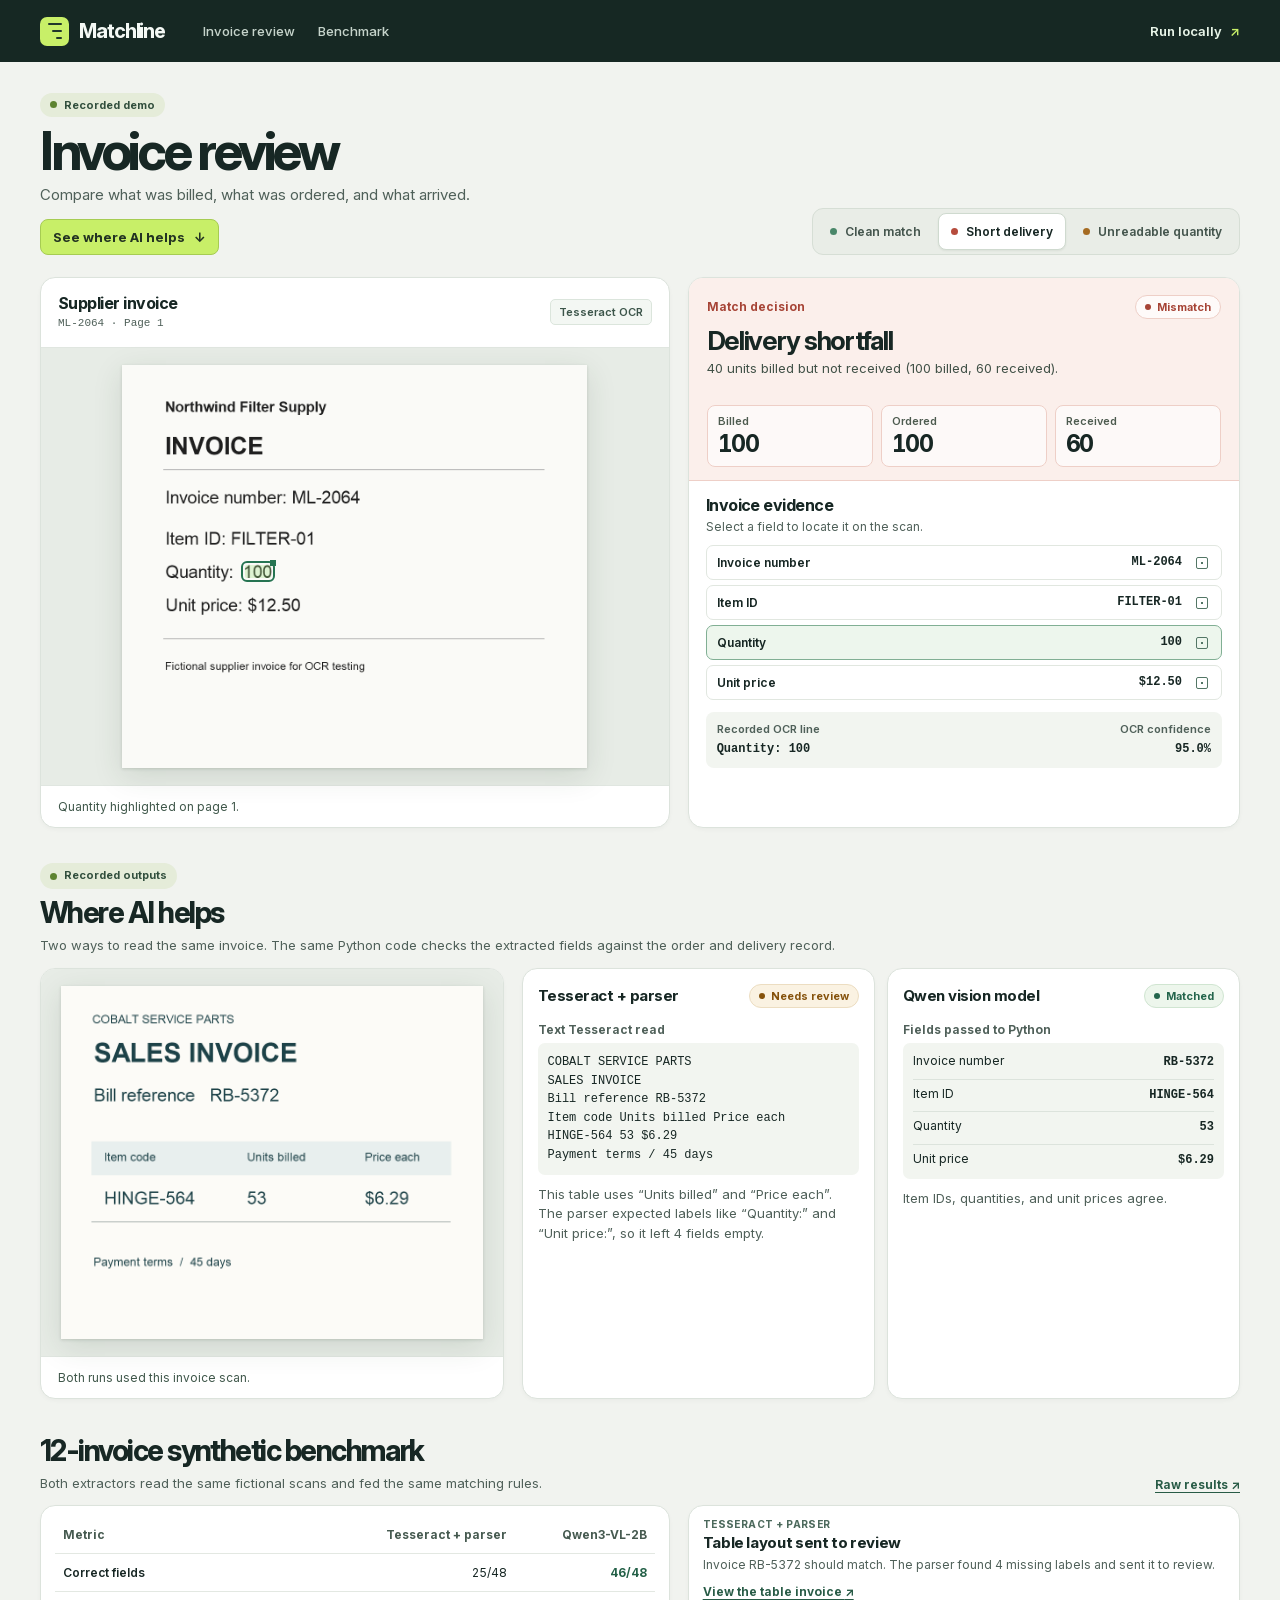
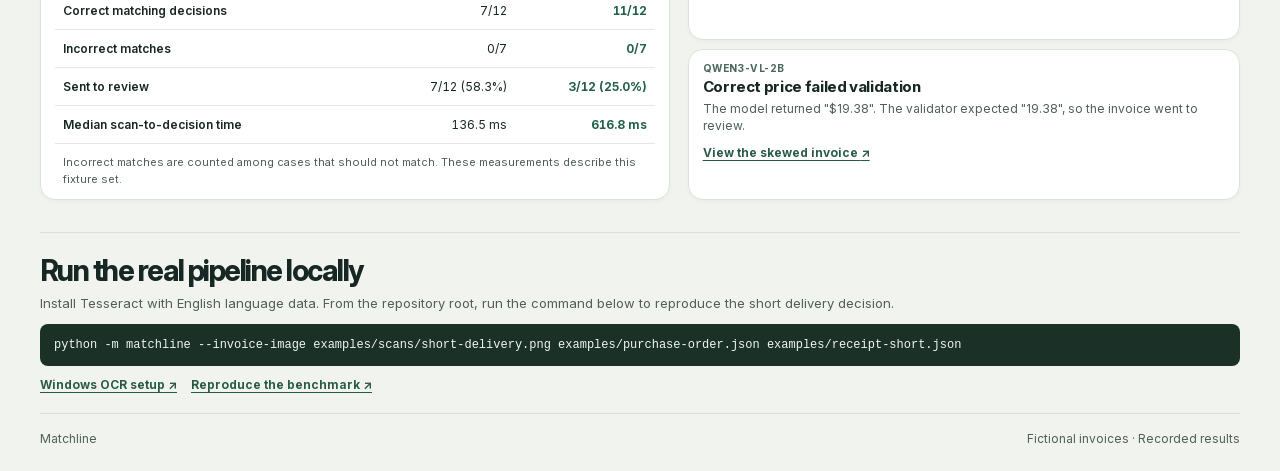
<file: index.html>
<!doctype html>
<html lang="en">
<head>
  <meta charset="utf-8">
  <meta name="viewport" content="width=device-width, initial-scale=1">
  <meta http-equiv="refresh" content="0; url=./demo/">
  <title>Matchline</title>
  <link rel="icon" href="demo/favicon.png" type="image/png">
</head>
<body>
  <p><a href="./demo/">Open the Matchline recorded demo</a></p>
</body>
</html>
</file>
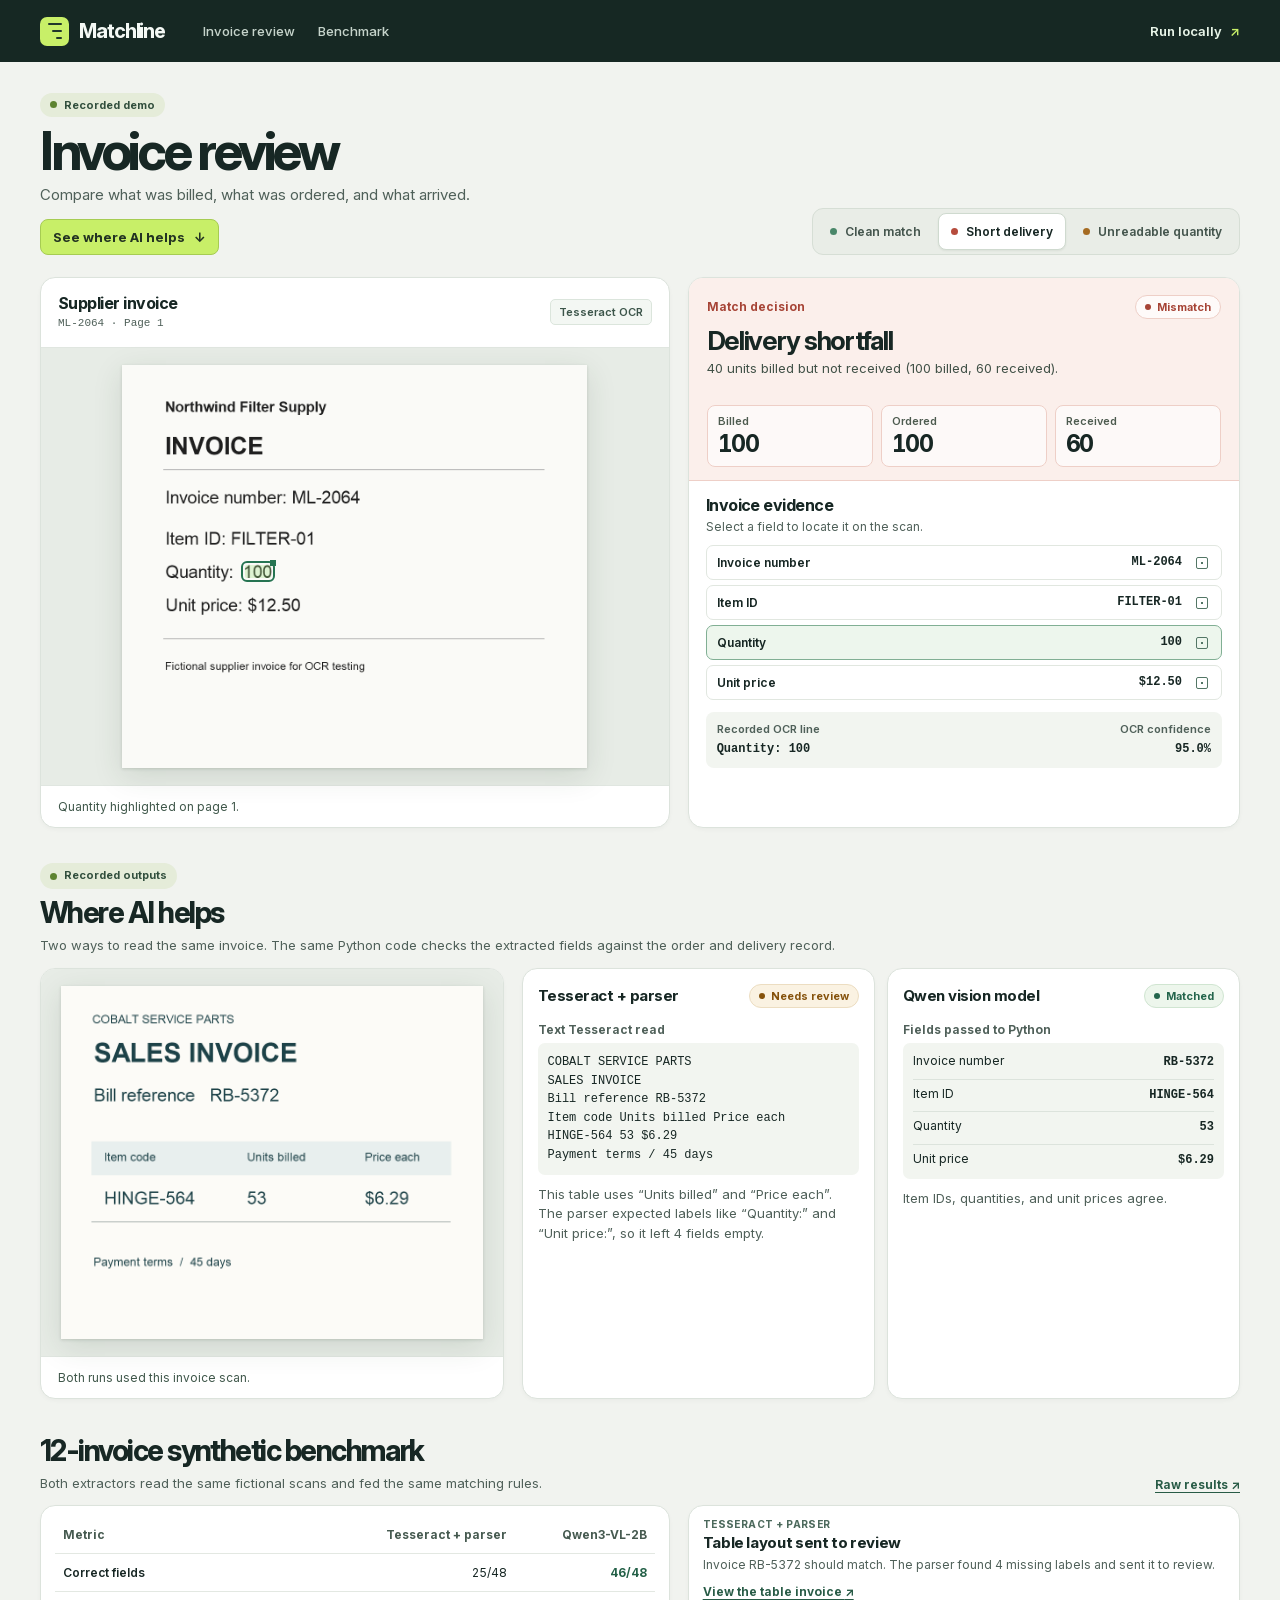
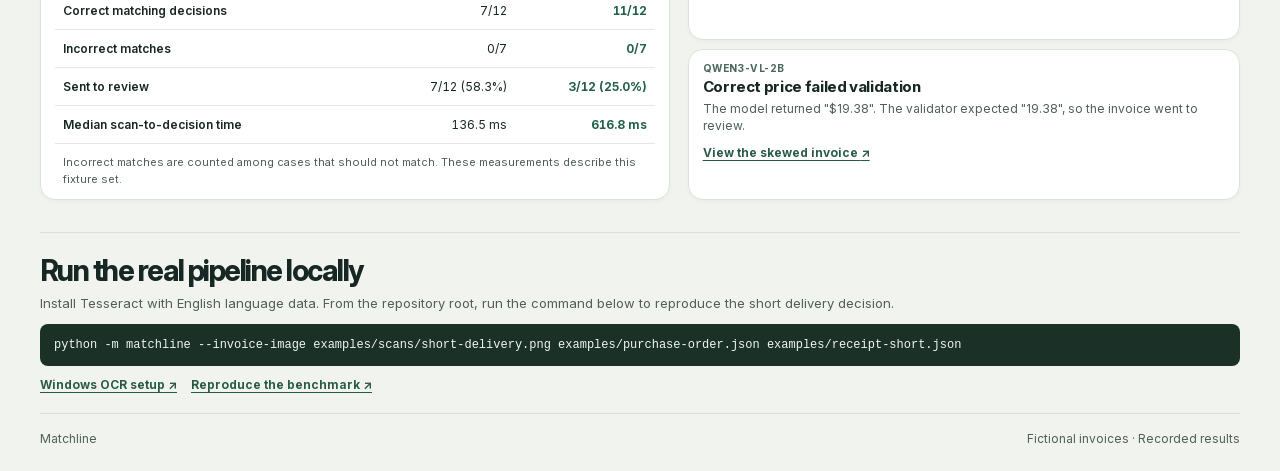
<file: demo/index.html>
<!doctype html>
<html lang="en">
<head>
  <meta charset="utf-8">
  <meta name="viewport" content="width=device-width, initial-scale=1">
  <meta name="description" content="See how Matchline compares fictional supplier invoices, orders, and receipts.">
  <title>Matchline · Invoice review</title>
  <link rel="icon" href="favicon.png" type="image/png">
  <link rel="stylesheet" href="styles.css">
  <script src="app.js" defer></script>
</head>
<body>
  <a class="skip-link" href="#review">Skip to invoice review</a>
  <header class="topbar">
    <div class="shell topbar-inner">
      <a class="brand" href="#review">
        <span class="brand-mark" aria-hidden="true"><i></i><i></i><i></i></span>
        Matchline
      </a>
      <nav aria-label="Page sections">
        <a href="#review">Invoice review</a>
        <a href="#benchmark">Benchmark</a>
      </nav>
      <a class="pipeline-link" href="#run-local">Run locally <span aria-hidden="true">↗</span></a>
    </div>
  </header>

  <main class="shell">
    <section id="review" aria-labelledby="review-title">
      <div class="intro">
        <div>
          <p class="mode"><span aria-hidden="true"></span>Recorded demo</p>
          <h1 id="review-title">Invoice review</h1>
          <p class="intro-copy">Compare what was billed, what was ordered, and what arrived.</p>
          <a class="compare-link" href="#where-ai-helps">See where AI helps <span aria-hidden="true">↓</span></a>
        </div>
        <div class="case-picker" role="group" aria-label="Choose a fictional invoice">
          <button type="button" data-case="clean" aria-pressed="false"><span class="case-dot green"></span>Clean match</button>
          <button type="button" data-case="short" aria-pressed="true"><span class="case-dot red"></span>Short delivery</button>
          <button type="button" data-case="unreadable" aria-pressed="false"><span class="case-dot amber"></span>Unreadable quantity</button>
        </div>
      </div>

      <p id="recording-message" role="status">Loading the recorded pipeline outputs…</p>
      <div id="workspace" class="workspace" hidden>
        <figure class="panel viewer">
          <div class="panel-heading">
            <div>
              <h2>Supplier invoice</h2>
              <p><span id="invoice-reference"></span> <span aria-hidden="true">·</span> Page 1</p>
            </div>
            <span class="source-tag">Tesseract OCR</span>
          </div>
          <div class="scan-stage">
            <div class="scan-frame">
              <img id="invoice-scan" alt="">
              <div id="evidence-box" class="evidence-box" aria-hidden="true" hidden></div>
            </div>
          </div>
          <figcaption id="location-status" aria-live="polite">Select a field to view its location.</figcaption>
        </figure>

        <section class="panel audit" aria-label="Decision and evidence">
          <div id="decision" class="decision" aria-live="polite" aria-atomic="true">
            <div class="decision-top">
              <p>Match decision</p>
              <span id="decision-status" class="verdict"></span>
            </div>
            <h2 id="decision-title"></h2>
            <p id="decision-reason"></p>
            <dl class="quantities">
              <div><dt>Billed</dt><dd id="qty-billed"></dd></div>
              <div><dt>Ordered</dt><dd id="qty-ordered"></dd></div>
              <div><dt>Received</dt><dd id="qty-received"></dd></div>
            </dl>
          </div>
          <div class="evidence">
            <div class="evidence-heading">
              <h2>Invoice evidence</h2>
              <p>Select a field to locate it on the scan.</p>
            </div>
            <div id="field-list" class="fields" role="group" aria-label="Extracted invoice fields"></div>
            <dl class="ocr-detail">
              <div><dt>Recorded OCR line</dt><dd id="ocr-line"></dd></div>
              <div><dt>OCR confidence</dt><dd id="ocr-confidence"></dd></div>
            </dl>
          </div>
        </section>
      </div>
    </section>

    <section class="comparison" id="where-ai-helps" aria-labelledby="comparison-title" tabindex="-1">
      <div class="section-heading">
        <div>
          <p class="mode"><span aria-hidden="true"></span>Recorded outputs</p>
          <h2 id="comparison-title">Where AI helps</h2>
          <p>Two ways to read the same invoice. The same Python code checks the extracted fields against the order and delivery record.</p>
        </div>
      </div>

      <p id="comparison-message" role="status">Loading the recorded comparison…</p>
      <div id="comparison-content" class="comparison-content" hidden>
        <figure class="panel comparison-scan">
          <div class="scan-stage">
            <img id="comparison-scan" alt="Fictional invoice with item code, units billed, and price in a table" width="860" height="720">
          </div>
          <figcaption>Both runs used this invoice scan.</figcaption>
        </figure>

        <div class="comparison-results">
          <article class="panel comparison-card" aria-labelledby="comparison-ocr-title">
            <header class="comparison-card-heading">
              <h3 id="comparison-ocr-title">Tesseract + parser</h3>
              <span class="verdict comparison-verdict" id="comparison-ocr-verdict"></span>
            </header>
            <p class="comparison-caption">Text Tesseract read</p>
            <pre id="comparison-ocr-text"></pre>
            <p class="comparison-explanation" id="comparison-ocr-explanation"></p>
          </article>

          <article class="panel comparison-card" aria-labelledby="comparison-vision-title">
            <header class="comparison-card-heading">
              <h3 id="comparison-vision-title">Qwen vision model</h3>
              <span class="verdict comparison-verdict" id="comparison-vision-verdict"></span>
            </header>
            <p class="comparison-caption">Fields passed to Python</p>
            <dl class="comparison-fields" id="comparison-vision-fields"></dl>
            <p class="comparison-explanation" id="comparison-vision-explanation"></p>
          </article>
        </div>
      </div>
    </section>

    <section class="benchmark" id="benchmark" aria-labelledby="benchmark-title">
      <div class="section-heading">
        <div>
          <h2 id="benchmark-title">12-invoice synthetic benchmark</h2>
          <p>Both extractors read the same fictional scans and fed the same matching rules.</p>
        </div>
        <a class="text-link" href="../evaluation/results.json">Raw results <span aria-hidden="true">↗</span></a>
      </div>

      <p id="benchmark-message" role="status">Loading the benchmark results…</p>
      <div id="benchmark-content" class="benchmark-content" hidden>
        <div class="panel metrics">
          <table>
            <thead><tr><th scope="col">Metric</th><th scope="col">Tesseract + parser</th><th scope="col">Qwen3-VL-2B</th></tr></thead>
            <tbody id="metrics-body"></tbody>
          </table>
          <p class="metrics-note">Incorrect matches are counted among cases that should not match. These measurements describe this fixture set.</p>
        </div>
        <div class="failure-list">
          <article class="panel failure">
            <p class="failure-type">Tesseract + parser</p>
            <h3>Table layout sent to review</h3>
            <p id="ocr-failure"></p>
            <a id="ocr-failure-image" class="text-link">View the table invoice <span aria-hidden="true">↗</span></a>
          </article>
          <article class="panel failure">
            <p class="failure-type">Qwen3-VL-2B</p>
            <h3>Correct price failed validation</h3>
            <p id="vision-failure"></p>
            <a id="vision-failure-image" class="text-link">View the skewed invoice <span aria-hidden="true">↗</span></a>
          </article>
        </div>
      </div>
    </section>

    <section id="run-local" class="run-local" aria-labelledby="run-title">
      <div>
        <h2 id="run-title">Run the real pipeline locally</h2>
        <p>Install Tesseract with English language data. From the repository root, run the command below to reproduce the short delivery decision.</p>
      </div>
      <pre><code>python -m matchline --invoice-image examples/scans/short-delivery.png examples/purchase-order.json examples/receipt-short.json</code></pre>
      <div class="guide-links">
        <a class="text-link" href="https://github.com/akaAdiArun/matchline#match-a-scanned-invoice-on-windows">Windows OCR setup <span aria-hidden="true">↗</span></a>
        <a class="text-link" href="https://github.com/akaAdiArun/matchline/tree/main/evaluation#reproduce-on-windows">Reproduce the benchmark <span aria-hidden="true">↗</span></a>
      </div>
    </section>
  </main>

  <footer class="shell page-footer">
    <span>Matchline</span>
    <span>Fictional invoices · Recorded results</span>
  </footer>
</body>
</html>
</file>
<file: demo/styles.css>
@font-face {
  font-family: Inter;
  src: url("fonts/InterVariable.woff2") format("woff2");
  font-weight: 100 900;
  font-display: swap;
}

:root {
  color-scheme: light;
  font-family: Inter, system-ui, sans-serif;
  color: #172724;
  background: #f1f3ef;
  --ink: #172724;
  --quiet: #4f6059;
  --line: #dce3dc;
  --paper: #fff;
  --accent: #c8ef68;
  --green: #24654c;
  --red: #a64335;
  --amber: #85520c;
}

* { box-sizing: border-box; }
body { margin: 0; }
[hidden] { display: none !important; }
a { color: inherit; }
button { font: inherit; }
h1, h2, h3, p, figure, dl, dd { margin: 0; }
button:focus-visible, a:focus-visible { outline: 3px solid #42896d; outline-offset: 4px; }
section[id] { scroll-margin-top: 24px; }

.shell { width: min(1280px, calc(100% - 80px)); margin-inline: auto; }
.skip-link { position: absolute; left: 16px; top: -80px; padding: 12px; border-radius: 6px; background: white; z-index: 2; }
.skip-link:focus { top: 12px; }
.topbar { background: #162823; color: #f4f9f5; }
.topbar-inner { display: flex; align-items: center; min-height: 62px; gap: 38px; }
.brand { display: inline-flex; align-items: center; gap: 10px; font-size: 20px; font-weight: 720; letter-spacing: -.055em; text-decoration: none; }
.brand-mark { display: grid; gap: 3px; place-items: center; width: 29px; height: 29px; padding-block: 6px; border-radius: 7px; background: var(--accent); }
.brand-mark i { width: 14px; height: 2px; border-radius: 4px; background: #20362b; }
.brand-mark i:nth-child(2) { width: 10px; transform: translateX(2px); }
.brand-mark i:nth-child(3) { width: 6px; transform: translateX(4px); }
.topbar nav { display: flex; gap: 23px; font-size: 13px; font-weight: 520; color: #c5d3ca; }
.topbar a { text-underline-offset: 5px; }
.topbar nav a, .pipeline-link { text-decoration: none; }
.topbar nav a:hover, .pipeline-link:hover { text-decoration: underline; }
.pipeline-link { margin-left: auto; font-size: 13px; font-weight: 620; white-space: nowrap; color: #e8f5e8; }
.pipeline-link span { margin-left: 5px; color: var(--accent); }

.intro { display: flex; align-items: flex-end; justify-content: space-between; gap: 22px; margin-block: 30px 22px; }
.mode { display: inline-flex; align-items: center; gap: 7px; padding: 5px 10px; border-radius: 999px; color: #314f3d; background: #e5ecd9; font-size: 11px; font-weight: 680; }
.mode span { width: 7px; height: 7px; border-radius: 50%; background: #5d8330; }
h1 { margin-block: 8px 5px; font-size: clamp(32px, 5vw, 52px); font-weight: 730; letter-spacing: -.065em; line-height: 1.05; }
.intro-copy { color: var(--quiet); font-size: 15px; line-height: 1.5; }
.compare-link { display: inline-flex; align-items: center; gap: 9px; margin-top: 12px; padding: 9px 12px; border: 1px solid #a6cc52; border-radius: 8px; background: var(--accent); color: #233322; font-size: 13px; font-weight: 720; text-decoration: none; }
.compare-link:hover { background: #dcf59d; }
.case-picker { display: flex; flex-wrap: wrap; gap: 4px; padding: 4px; border: 1px solid #d6ded5; border-radius: 11px; background: #e9ede7; }
.case-picker button { display: inline-flex; align-items: center; gap: 8px; padding: 10px 12px; border: 1px solid transparent; border-radius: 8px; background: transparent; color: #45564e; cursor: pointer; font-size: 12px; font-weight: 630; white-space: nowrap; }
.case-picker button:hover { color: var(--ink); background: #f5f7f3; }
.case-picker button[aria-pressed=true] { background: white; color: var(--ink); border-color: #cfdacf; box-shadow: 0 1px 2px #273e2814; }
.case-dot { width: 7px; height: 7px; border-radius: 50%; flex: 0 0 auto; }
.green { background: #498769; }
.red { background: #b64c3d; }
.amber { background: #a56b22; }

.workspace { display: grid; grid-template-columns: minmax(0, 1.14fr) minmax(0, 1fr); gap: 18px; align-items: stretch; }
.panel { border: 1px solid var(--line); border-radius: 15px; background: var(--paper); box-shadow: 0 2px 4px #18281c08; min-width: 0; }
.viewer { display: flex; flex-direction: column; overflow: hidden; }
.panel-heading { display: flex; align-items: center; justify-content: space-between; gap: 10px; padding: 15px 17px; }
.panel-heading h2, .evidence-heading h2 { font-size: 16px; line-height: 1.3; letter-spacing: -.033em; font-weight: 710; }
.panel-heading p { margin-top: 3px; font: 11px/1.4 "IBM Plex Mono", Consolas, monospace; color: var(--quiet); }
.source-tag { padding: 5px 8px; border-radius: 5px; border: 1px solid #dbe5dc; background: #f3f7f3; color: #3c554a; font-size: 11px; font-weight: 610; white-space: nowrap; }
.scan-stage { display: grid; flex: 1; place-items: center; padding: 17px 20px; border-block: 1px solid #e0e6e0; background: #e7ece6 radial-gradient(#c8d3c880 .65px, transparent .65px) 0 0/10px 10px; }
.scan-frame { position: relative; width: min(100%, 465px); margin: auto; background: #fafaf7; box-shadow: 0 1px 3px #243a2729, 0 8px 28px #2a3d2820; }
.scan-frame img { display: block; width: 100%; height: auto; aspect-ratio: 1060 / 920; }
.evidence-box { position: absolute; outline: 2px solid #267452; outline-offset: 2px; border-radius: 2px; background: #93df7045; pointer-events: none; }
.evidence-box::before { position: absolute; right: -5px; top: -5px; width: 6px; height: 6px; background: #267452; content: ""; }
figcaption { min-height: 41px; display: flex; align-items: center; padding: 9px 17px; font-size: 12px; color: #40584b; }

.audit { display: flex; flex-direction: column; overflow: hidden; }
.decision { --state-ink: var(--red); --state-bg: #fbefeb; --state-line: #eecfc7; padding: 17px 18px 13px; background: var(--state-bg); border-bottom: 1px solid var(--state-line); }
.decision[data-status=matched] { --state-ink: var(--green); --state-bg: #edf6ec; --state-line: #d0e5d1; }
.decision[data-status=needs_review] { --state-ink: var(--amber); --state-bg: #faf2e2; --state-line: #ecddc1; }
.decision-top { display: flex; justify-content: space-between; align-items: center; gap: 10px; color: var(--state-ink); }
.decision-top > p { font-size: 12px; font-weight: 680; }
.verdict { display: inline-flex; align-items: center; gap: 6px; border: 1px solid var(--state-line); border-radius: 999px; background: #ffffffb3; padding: 4px 9px; font-size: 11px; font-weight: 690; white-space: nowrap; }
.verdict::before { width: 6px; height: 6px; border-radius: 50%; background: var(--state-ink); content: ""; }
.decision h2 { font-size: clamp(19px, 2.2vw, 26px); line-height: 1.15; letter-spacing: -.05em; margin-block: 7px 4px; }
.decision #decision-reason { min-height: 35px; margin-bottom: 11px; color: #415147; font-size: 13px; line-height: 1.43; }
.quantities { display: grid; grid-template-columns: repeat(3, minmax(0, 1fr)); gap: 8px; }
.quantities div { padding: 8px 10px; border: 1px solid var(--state-line); border-radius: 8px; background: #ffffffab; }
.quantities dt { color: #4d5b4f; font-size: 11px; font-weight: 590; }
.quantities dd { margin-top: 2px; font-size: 23px; font-weight: 730; font-variant-numeric: tabular-nums; letter-spacing: -.065em; }
.quantities dd[data-missing=true] { color: var(--amber); font-size: 14px; line-height: 28px; letter-spacing: -.03em; }

.evidence { padding: 14px 17px 15px; }
.evidence-heading p { margin-top: 3px; color: var(--quiet); font-size: 12px; line-height: 1.4; }
.fields { display: grid; gap: 5px; margin-top: 9px; }
.field { display: grid; grid-template-columns: minmax(0, 1fr) auto 18px; align-items: center; gap: 11px; width: 100%; padding: 9px 10px; border: 1px solid #e1e7e0; border-radius: 7px; background: #fff; color: var(--ink); text-align: left; cursor: pointer; }
.field:hover { border-color: #86af99; background: #f3f8f3; }
.field[aria-pressed=true] { border-color: #81af94; background: #edf6ed; }
.field[data-missing=true][aria-pressed=true] { border-color: #dfc294; background: #fbf4e8; }
.field-label { font-size: 12px; font-weight: 620; }
.field-value { font: 600 12px/1.2 "IBM Plex Mono", Consolas, monospace; }
.field[data-missing=true] .field-value { font: 620 12px/1.2 Inter, sans-serif; color: var(--amber); }
.field-icon { display: inline-grid; place-items: center; font-size: 15px; font-weight: 600; color: #537665; }
.field-icon[data-locatable=true]::after { width: 10px; height: 10px; border: 1.5px solid currentColor; border-radius: 2px; background: radial-gradient(circle, currentColor 1px, transparent 1.5px); content: ""; }
.ocr-detail { display: grid; grid-template-columns: minmax(0, 1fr) auto; gap: 10px; margin-top: 12px; padding: 10px 11px; border-radius: 8px; background: #f2f5f0; }
.ocr-detail dt { color: var(--quiet); font-size: 11px; font-weight: 620; }
.ocr-detail dd { margin-top: 4px; font: 600 12px/1.5 "IBM Plex Mono", Consolas, monospace; overflow-wrap: anywhere; }
.ocr-detail div:last-child { text-align: right; }

.comparison { margin-top: 35px; }
.comparison .section-heading .mode { margin: 0 0 7px; color: #314f3d; font-size: 11px; }
.comparison-content { display: grid; grid-template-columns: minmax(0, 1fr) minmax(0, 1.55fr); gap: 18px; }
.comparison-scan { display: flex; flex-direction: column; overflow: hidden; }
.comparison-scan .scan-stage { border-top: 0; }
.comparison-scan img { display: block; width: 100%; height: auto; max-width: 440px; box-shadow: 0 1px 3px #243a2729, 0 8px 28px #2a3d2820; }
.comparison-results { display: grid; grid-template-columns: repeat(2, minmax(0, 1fr)); gap: 12px; }
.comparison-card { padding: 15px; }
.comparison-card-heading { display: flex; align-items: center; justify-content: space-between; flex-wrap: wrap; gap: 6px; }
.comparison-card h3 { font-size: 15px; letter-spacing: -.033em; font-weight: 710; }
.comparison-verdict { color: var(--state-ink); background: var(--state-bg); border-color: var(--state-line); }
.comparison-verdict[data-status=needs_review] { --state-ink: var(--amber); --state-bg: #faf2e2; --state-line: #ecddc1; }
.comparison-verdict[data-status=matched] { --state-ink: var(--green); --state-bg: #edf6ec; --state-line: #d0e5d1; }
.comparison-caption { margin: 14px 0 6px; color: var(--quiet); font-size: 12px; font-weight: 680; }
.comparison-card pre { margin: 0; padding: 10px; border-radius: 7px; background: #f2f5f0; font: 12px/1.55 "IBM Plex Mono", Consolas, monospace; white-space: pre-wrap; overflow-wrap: anywhere; }
.comparison-fields { display: grid; gap: 1px; padding: 4px 10px; border-radius: 7px; background: #f2f5f0; }
.comparison-fields div { display: flex; flex-wrap: wrap; justify-content: space-between; align-items: baseline; gap: 2px 8px; padding: 6px 0; font-size: 12px; }
.comparison-fields div + div { border-top: 1px solid var(--line); }
.comparison-fields dd { font: 650 12px/1.55 "IBM Plex Mono", Consolas, monospace; }
.comparison-explanation { margin-top: 10px; color: var(--quiet); font-size: 13px; line-height: 1.5; }
.benchmark { margin-block: 35px 32px; }
.section-heading { display: flex; justify-content: space-between; align-items: flex-end; gap: 14px; margin-bottom: 13px; }
.section-heading h2, .run-local h2 { font-size: clamp(21px, 3vw, 29px); line-height: 1.2; font-weight: 730; letter-spacing: -.053em; }
.section-heading p, .run-local p { margin-top: 5px; color: var(--quiet); font-size: 13px; line-height: 1.45; }
.text-link { color: #285b46; font-size: 12px; font-weight: 680; text-underline-offset: 3px; white-space: nowrap; }
.text-link:hover { color: #164132; }
.benchmark-content { display: grid; grid-template-columns: minmax(0, 1.14fr) minmax(0, 1fr); gap: 18px; }
.metrics { padding: 10px 14px 12px; align-self: start; }
.metrics table { border-collapse: collapse; width: 100%; }
.metrics th, .metrics td { border-bottom: 1px solid #e3e8e2; padding: 11px 8px; text-align: right; font-size: 12px; }
.metrics th:first-child { text-align: left; }
.metrics thead th { font-weight: 690; color: #465a50; }
.metrics tbody th { font-weight: 590; }
.metrics td { font-variant-numeric: tabular-nums; }
.metrics td:last-child { color: #236047; font-weight: 680; }
.metrics-note { margin: 10px 8px 0; color: var(--quiet); font-size: 11px; line-height: 1.5; }
.failure-list { display: grid; gap: 9px; }
.failure { padding: 12px 14px; }
.failure-type { font-size: 10px; color: #4c695c; font-weight: 720; letter-spacing: .045em; text-transform: uppercase; }
.failure h3 { margin-top: 3px; font-size: 15px; letter-spacing: -.024em; font-weight: 720; }
.failure p:not(.failure-type) { margin: 4px 0 6px; color: var(--quiet); font-size: 12px; line-height: 1.48; }
.run-local { border-block: 1px solid #d6e0d7; padding-block: 21px; }
.run-local pre { margin: 11px 0; padding: 12px 14px; overflow-x: auto; border-radius: 8px; color: #eef6ef; background: #1b3128; font: 12px/1.5 "IBM Plex Mono", Consolas, monospace; }
.guide-links { display: flex; flex-wrap: wrap; gap: 14px; }
.page-footer { display: flex; justify-content: space-between; padding-block: 17px 25px; color: var(--quiet); font-size: 12px; }
#recording-message, #comparison-message, #benchmark-message { color: var(--quiet); padding: 12px 0; font-size: 14px; }

@media (max-width: 990px) {
  .shell { width: calc(100% - 38px); }
  .intro { display: grid; gap: 14px; }
  .case-picker { justify-self: start; }
  .comparison-content { grid-template-columns: minmax(0, 1fr); gap: 12px; }
}

@media (max-width: 720px) {
  .shell { width: calc(100% - 28px); }
  .topbar-inner { gap: 16px; min-height: 56px; }
  .topbar nav a:first-child { display: none; }
  .topbar nav { font-size: 12px; }
  .intro { margin-block: 23px 15px; }
  .case-picker { gap: 3px; padding: 3px; }
  .case-picker button { gap: 5px; padding: 8px 6px; font-size: 11px; }
  .workspace, .benchmark-content { grid-template-columns: minmax(0, 1fr); gap: 12px; }
  .comparison-results { grid-template-columns: minmax(0, 1fr); }
  .audit { grid-row: 1; }
  .scan-stage { padding: 13px; }
  .section-heading { align-items: flex-start; }
  .metrics th, .metrics td { padding: 10px 5px; }
}
</file>
